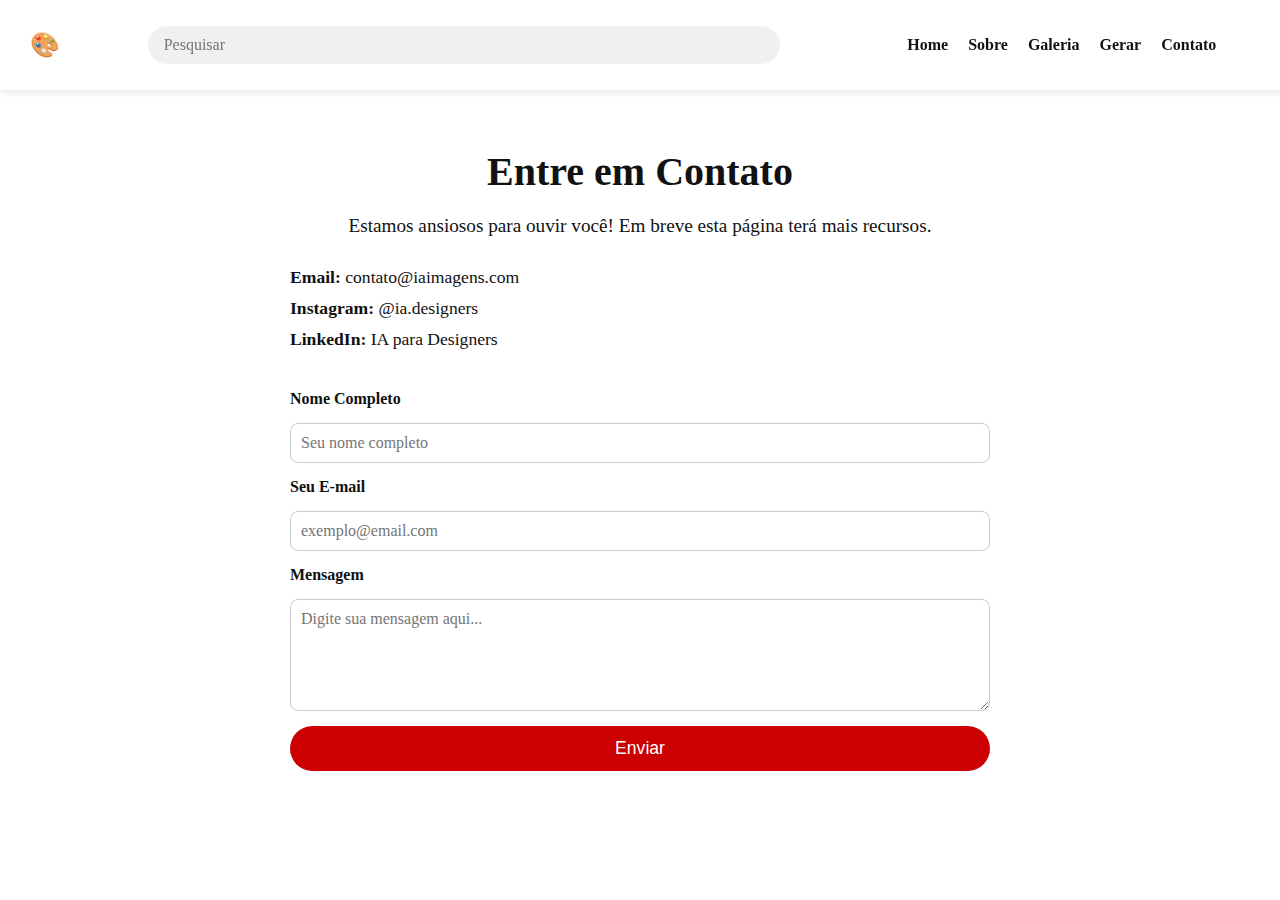
<file: contato.html>
<!DOCTYPE html>
<html lang="pt-BR">
<head>
    <meta charset="UTF-8">
    <meta name="viewport" content="width=device-width, initial-scale=1.0">
    <title>Contato</title>
    <link rel="stylesheet" href="./estilos/estilo.css">
</head>
<body>

    <!-- Navbar -->
    <nav class="navbar">
        <div class="nav-logo">🎨</div>
        <input type="text" class="nav-search" placeholder="Pesquisar">
        <ul class="nav-links">
            <li><a href="index.html"><strong>Home</strong></a></li>
            <li><a href="sobre.html"><strong>Sobre</strong></a></li>
            <li><a href="galeria.html"><strong>Galeria</strong></a></li>
            <li><a href="gerar.html"><strong>Gerar</strong></a></li>
            <li><a href="contato.html"><strong>Contato</strong></a></li>
        </ul>
        <div class="nav-avatar">👤</div>
    </nav>

    <!-- Conteúdo principal -->
    <section class="contato-container">
        <h1>Entre em Contato</h1>
        <p>Estamos ansiosos para ouvir você! Em breve esta página terá mais recursos.</p>

        <ul class="lista-contato">
            <li><strong>Email:</strong> contato@iaimagens.com</li>
            <li><strong>Instagram:</strong> @ia.designers</li>
            <li><strong>LinkedIn:</strong> IA para Designers</li>
        </ul>

        <form class="formulario-contato" action="#" method="post">
            <label for="nome">Nome Completo</label>
            <input type="text" name="nome" id="nome" placeholder="Seu nome completo" required>

            <label for="email">Seu E-mail</label>
            <input type="email" name="email" id="email" placeholder="exemplo@email.com" required>

            <label for="mensagem">Mensagem</label>
            <textarea name="mensagem" id="mensagem" rows="5" placeholder="Digite sua mensagem aqui..." required></textarea>

            <button type="submit">Enviar</button>
        </form>
    </section>

</body>
</html>


<!--- **`contato.html` (Contato)**
    - Criar um cabeçalho (`<header>`) com o título "Entre em Contato".
    - Criar um parágrafo explicando que em breve haverá um formulário.
    - Criar uma lista com possíveis formas de contato (e-mail fictício, redes sociais, etc.).
    3. **Aprimorar a página de contato (`contato.html`)**
    - Criar um **formulário** simples com os seguintes campos:
        - Nome
        - E-mail
        - Mensagem
        - Botão de envio-->
</file>
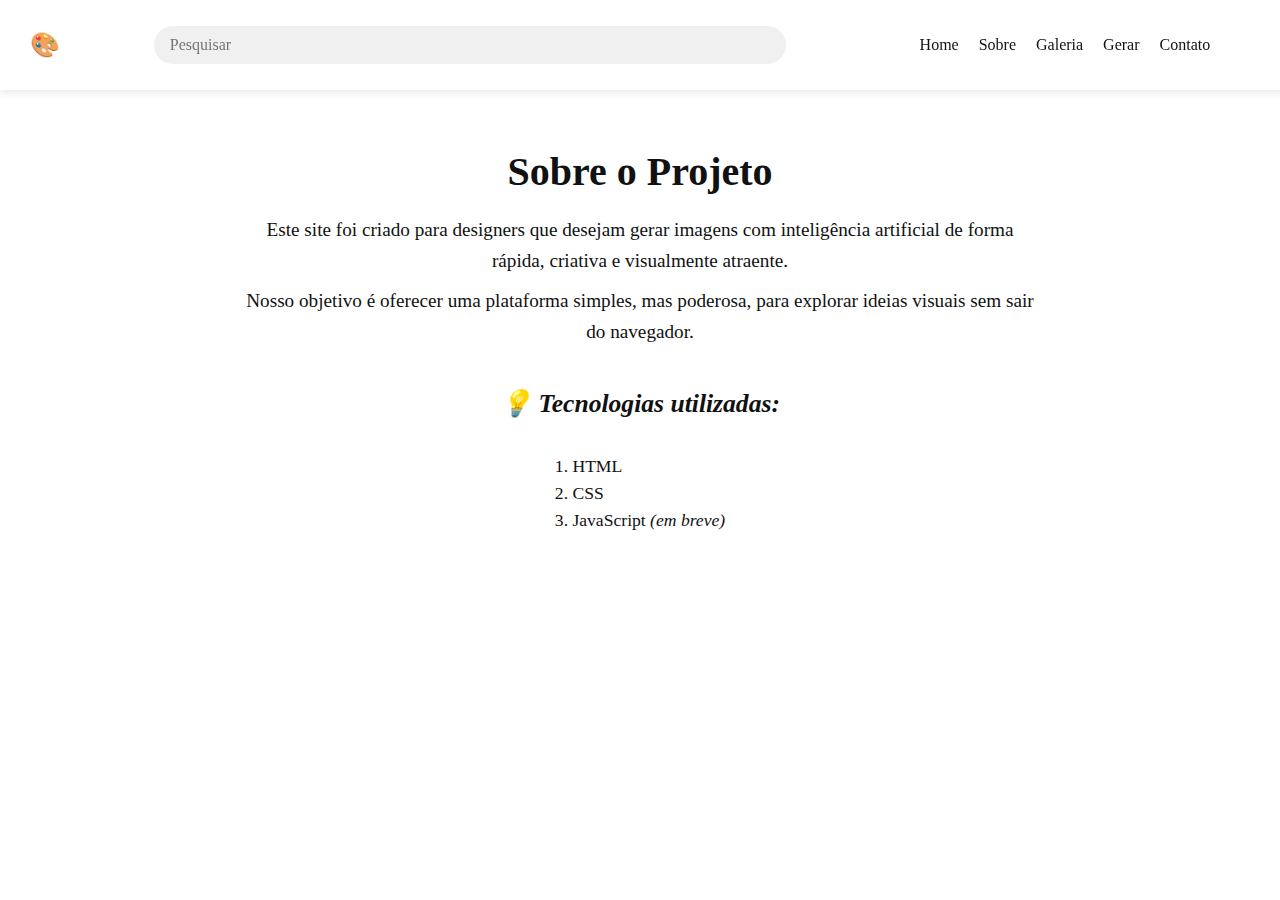
<file: sobre.html>
<!DOCTYPE html>
<html lang="pt-BR">
<head>
    <meta charset="UTF-8">
    <meta name="viewport" content="width=device-width, initial-scale=1.0">
    <title>Sobre o Projeto</title>
    <link rel="stylesheet" href="./estilos/estilo.css">
</head>
<body>
    <nav class="navbar">
        <div class="nav-logo">🎨</div>
        <input type="text" class="nav-search" placeholder="Pesquisar">
        <ul class="nav-links">
            <li><a href="index.html">Home</a></li>
            <li><a href="sobre.html">Sobre</a></li>
            <li><a href="galeria.html">Galeria</a></li>
            <li><a href="gerar.html">Gerar</a></li>
            <li><a href="contato.html">Contato</a></li>
        </ul>
        <div class="nav-avatar">👤</div>
    </nav>

    <section class="sobre-container">
        <header><h1>Sobre o Projeto</h1></header>

        <p>Este site foi criado para designers que desejam gerar imagens com inteligência artificial de forma rápida, criativa e visualmente atraente.</p>
        <p>Nosso objetivo é oferecer uma plataforma simples, mas poderosa, para explorar ideias visuais sem sair do navegador.</p>

        <h2>💡 Tecnologias utilizadas:</h2>
        <ol>
            <li>HTML</li>
            <li>CSS</li>
            <li>JavaScript <em>(em breve)</em></li>
        </ol>
    </section>
</body>
</html>


<!--
    - **`sobre.html` (Sobre o Projeto)**
    - Criar um cabeçalho (`<header>`) com o título "Sobre o Projeto".
    - Adicionar uma breve descrição do objetivo do site em parágrafos.
    - Criar uma lista (`<ul>` ou `<ol>`) com tópicos sobre a tecnologia utilizada.-->
</file>
<file: estilos/estilo.css>
/* NAVBAR estilo Pinterest */
.navbar {
    position: fixed;
    top: 0;
    left: 0;
    width: 100%;
    background-color: #ffffff;
    display: flex;
    align-items: center;
    justify-content: space-between;
    padding: 10px 30px;
    box-shadow: 0 2px 8px rgba(0, 0, 0, 0.1);
    z-index: 1000;
    height: 70px;
}

.nav-logo {
    font-size: 1.5rem;
    font-weight: bold;
    color: #cc0000;
}

.nav-search {
    flex: 1;
    margin: 0 20px;
    padding: 10px 16px;
    border: none;
    border-radius: 30px;
    background-color: #f0f0f0;
    font-size: 1rem;
    max-width: 600px;
}

.nav-links {
    display: flex;
    list-style: none;
    gap: 20px;
}

.nav-links li a {
    text-decoration: none;
    color: #111;
    font-weight: 500;
    transition: color 0.2s;
}

.nav-links li a:hover {
    color: #cc0000;
}

.nav-avatar {
    font-size: 1.3rem;
    cursor: pointer;
}

/* Ajuste do body para não ficar escondido atrás da navbar */
body {
    padding-top: 80px;
}
.gallery {
    column-count: 4;
    column-gap: 16px;
    padding: 20px;
}

.gallery img {
    width: 100%;
    margin-bottom: 16px;
    border-radius: 10px;
    break-inside: avoid;
    box-shadow: 0 4px 8px rgba(0,0,0,0.1);
    transition: transform 0.2s ease;
}

.gallery img:hover {
    transform: scale(1.03);
}

@media screen and (max-width: 1200px) {
    .gallery {
        column-count: 3;
    }
}

@media screen and (max-width: 768px) {
    .gallery {
        column-count: 2;
    }
}

@media screen and (max-width: 480px) {
    .gallery {
        column-count: 1;
    }
}
.tabela-funcionalidades {
    width: 80%;
    margin: 30px auto;
    border-collapse: collapse;
    font-family: Arial, sans-serif;
    box-shadow: 0 4px 20px rgba(0, 0, 0, 0.1);
    overflow: hidden;
    border-radius: 12px;
}

.tabela-funcionalidades thead {
    background-color: #f0f0f0;
}

.tabela-funcionalidades th, 
.tabela-funcionalidades td {
    padding: 15px;
    text-align: left;
}

.tabela-funcionalidades tr:nth-child(even) {
    background-color: #fafafa;
}

.tabela-funcionalidades tr:hover {
    background-color: #f9f9f9;
}

.intro {
  text-align: center;
  margin: 40px auto;
  max-width: 800px;
  padding: 0 20px;
}

.intro h1 {
  font-size: 2em;
  margin-bottom: 10px;
}

.intro p {
  margin: 10px 0;
  font-size: 1.1em;
}
.sobre-container {
    max-width: 800px;
    margin: 60px auto;
    padding: 0 20px;
    text-align: center;
    font-family: Georgia, serif;
    color: #111;
}

.sobre-container h1 {
    font-size: 2.5em;
    margin-bottom: 20px;
    font-weight: bold;
}

.sobre-container p {
    font-size: 1.2em;
    line-height: 1.6;
    margin: 10px 0;
}

.sobre-container h2 {
    margin-top: 40px;
    font-size: 1.6em;
    font-style: italic;
}

.sobre-container ol {
    list-style-position: inside;
    padding-left: 0;
    text-align: left;
    display: inline-block;
    margin-top: 10px;
}

.sobre-container li {
    font-size: 1.1em;
    margin: 6px 0;
}
.galeria-container {
  max-width: 1000px;
  margin: 60px auto;
  padding: 0 20px;
  text-align: center;
  font-family: Georgia, serif;
}

.galeria-container h1 {
  font-size: 2.5em;
  margin-bottom: 30px;
}

.galeria-lista {
  list-style: none;
  display: flex;
  justify-content: center;
  gap: 20px;
  padding: 0;
  margin-bottom: 40px;
}

.galeria-lista img {
  width: 200px;
  border-radius: 12px;
  box-shadow: 0 2px 10px rgba(0,0,0,0.1);
  transition: transform 0.3s ease;
}
.galeria-lista img:hover {
  transform: scale(1.05);
}

.galeria-tabela {
  width: 100%;
  border-collapse: collapse;
  font-family: Georgia, serif;
}

.galeria-tabela th,
.galeria-tabela td {
  border: 1px solid #ccc;
  padding: 12px;
  text-align: center;
}

.galeria-tabela th {
  background-color: #f4f4f4;
  font-weight: bold;
}

.galeria-tabela img {
  border-radius: 8px;
}
/* Fonte base para todo o site */
body {
    padding-top: 80px;
    font-family: Georgia, serif;
    color: #111;
}


.navbar {
    position: fixed;
    top: 0;
    left: 0;
    width: 100%;
    background-color: #ffffff;
    display: flex;
    align-items: center;
    justify-content: space-between;
    padding: 10px 30px;
    box-shadow: 0 2px 8px rgba(0, 0, 0, 0.1);
    z-index: 1000;
    height: 70px;
    font-family: Georgia, serif;
}

.nav-logo {
    font-size: 1.5rem;
    font-weight: bold;
    color: #cc0000;
}

.nav-search {
    flex: 1;
    margin: 0 20px;
    padding: 10px 16px;
    border: none;
    border-radius: 30px;
    background-color: #f0f0f0;
    font-size: 1rem;
    max-width: 600px;
    font-family: Georgia, serif;
}

.nav-links {
    display: flex;
    list-style: none;
    gap: 20px;
}

.nav-links li a {
    text-decoration: none;
    color: #111;
    font-weight: 500;
    transition: color 0.2s;
    font-family: Georgia, serif;
}

.nav-links li a:hover {
    color: #cc0000;
}

.nav-avatar {
    font-size: 1.3rem;
    cursor: pointer;
}


.gallery {
    column-count: 4;
    column-gap: 16px;
    padding: 20px;
}

.gallery img {
    width: 100%;
    margin-bottom: 16px;
    border-radius: 10px;
    break-inside: avoid;
    box-shadow: 0 4px 8px rgba(0,0,0,0.1);
    transition: transform 0.2s ease;
}

.gallery img:hover {
    transform: scale(1.03);
}

@media screen and (max-width: 1200px) {
    .gallery {
        column-count: 3;
    }
}

@media screen and (max-width: 768px) {
    .gallery {
        column-count: 2;
    }
}

@media screen and (max-width: 480px) {
    .gallery {
        column-count: 1;
    }
}

/* Tabela de funcionalidades */
.tabela-funcionalidades {
    width: 80%;
    margin: 30px auto;
    border-collapse: collapse;
    font-family: Georgia, serif;
    box-shadow: 0 4px 20px rgba(0, 0, 0, 0.1);
    overflow: hidden;
    border-radius: 12px;
}

.tabela-funcionalidades thead {
    background-color: #f0f0f0;
}

.tabela-funcionalidades th, 
.tabela-funcionalidades td {
    padding: 15px;
    text-align: left;
}

.tabela-funcionalidades tr:nth-child(even) {
    background-color: #fafafa;
}

.tabela-funcionalidades tr:hover {
    background-color: #f9f9f9;
}

/* Seção de introdução */
.intro {
    text-align: center;
    margin: 40px auto;
    max-width: 800px;
    padding: 0 20px;
}

.intro h1 {
    font-size: 2em;
    margin-bottom: 10px;
}

.intro p {
    margin: 10px 0;
    font-size: 1.1em;
}

/* Seção Sobre */
.sobre-container {
    max-width: 800px;
    margin: 60px auto;
    padding: 0 20px;
    text-align: center;
}

.sobre-container h1 {
    font-size: 2.5em;
    margin-bottom: 20px;
    font-weight: bold;
}

.sobre-container p {
    font-size: 1.2em;
    line-height: 1.6;
    margin: 10px 0;
}

.sobre-container h2 {
    margin-top: 40px;
    font-size: 1.6em;
    font-style: italic;
}

.sobre-container ol {
    list-style-position: inside;
    padding-left: 0;
    text-align: left;
    display: inline-block;
    margin-top: 10px;
}

.sobre-container li {
    font-size: 1.1em;
    margin: 6px 0;
}

/* Seção Galeria */
.galeria-container {
    max-width: 1000px;
    margin: 60px auto;
    padding: 0 20px;
    text-align: center;
}

.galeria-container h1 {
    font-size: 2.5em;
    margin-bottom: 30px;
}

.galeria-lista {
    list-style: none;
    display: flex;
    justify-content: center;
    gap: 20px;
    padding: 0;
    margin-bottom: 40px;
}

.galeria-lista img {
    width: 200px;
    border-radius: 12px;
    box-shadow: 0 2px 10px rgba(0,0,0,0.1);
    transition: transform 0.3s ease;
}

.galeria-lista img:hover {
    transform: scale(1.05);
}

.galeria-tabela {
    width: 100%;
    border-collapse: collapse;
}

.galeria-tabela th,
.galeria-tabela td {
    border: 1px solid #ccc;
    padding: 12px;
    text-align: center;
}

.galeria-tabela th {
    background-color: #f4f4f4;
    font-weight: bold;
}

.galeria-tabela img {
    border-radius: 8px;
}

/* Seção Contato */
.contato-container {
    max-width: 700px;
    margin: 60px auto;
    padding: 0 20px;
    color: #111;
}

.contato-container h1 {
    text-align: center;
    font-size: 2.5em;
    margin-bottom: 20px;
}

.contato-container p {
    text-align: center;
    font-size: 1.2em;
    margin-bottom: 30px;
}

.lista-contato {
    list-style: none;
    padding: 0;
    margin-bottom: 40px;
    font-size: 1.1em;
}

.lista-contato li {
    margin: 10px 0;
}

.formulario-contato {
    display: flex;
    flex-direction: column;
    gap: 15px;
}

.formulario-contato label {
    font-weight: bold;
}

.formulario-contato input,
.formulario-contato textarea {
    padding: 10px;
    border: 1px solid #ccc;
    border-radius: 8px;
    font-size: 1em;
    resize: vertical;
    font-family: Georgia, serif;
}

.formulario-contato button {
    background-color: #cc0000;
    color: white;
    padding: 12px;
    border: none;
    border-radius: 30px;
    font-size: 1.1em;
    cursor: pointer;
    transition: background-color 0.3s ease;
}

.formulario-contato button:hover {
    background-color: #a80000;
}

.gerar-container {
    max-width: 800px;
    margin: 60px auto;
    padding: 0 20px;
    font-family: Georgia, serif;
    color: #111;
}

.gerar-container h1 {
    font-size: 2.5em;
    margin-bottom: 20px;
    text-align: center;
}

.gerar-container h2 {
    font-size: 1.5em;
    margin-top: 30px;
}
</file>
